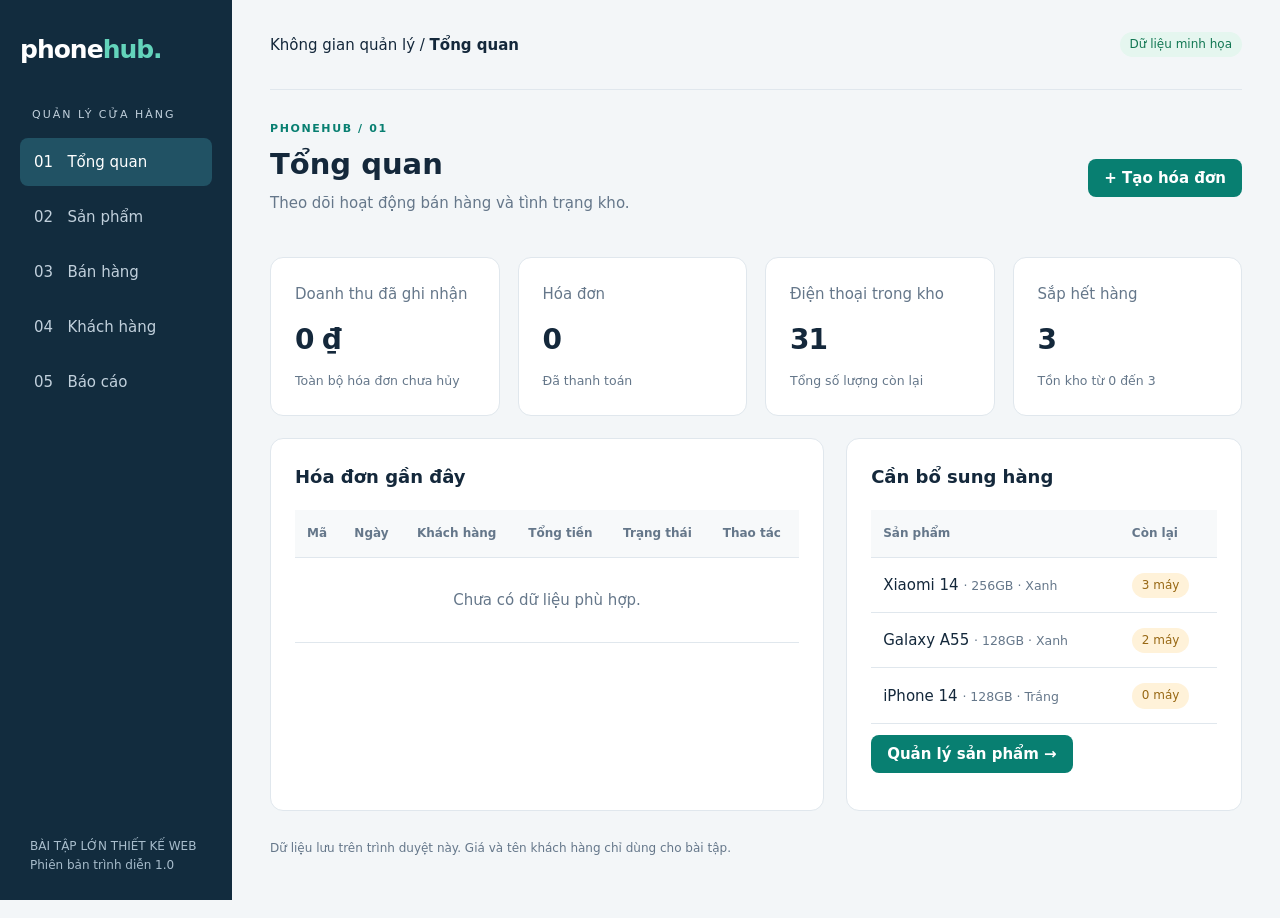
<file: index.html>
<!DOCTYPE html>
<html lang="vi">
<head>
    <meta charset="UTF-8">
    <meta name="viewport" content="width=device-width, initial-scale=1">
    <meta name="description" content="PhoneHub - giao diện quản lý cửa hàng điện thoại">

    <title>Tổng quan | PhoneHub</title>

    <link rel="stylesheet" href="style.css">

    <script defer src="core.js"></script>
    <script defer src="app.js"></script>
</head>

<body data-page="index">
    <aside>
        <a class="brand" href="index.html">
            phone<span>hub.</span>
        </a>

        <div class="aside-label">QUẢN LÝ CỬA HÀNG</div>

        
        <nav aria-label="Điều hướng chính">
            <a href="index.html" class="active" aria-current="page">
                01 &nbsp; Tổng quan
            </a>

            <a href="products.html">02 &nbsp; Sản phẩm</a>
            <a href="sales.html">03 &nbsp; Bán hàng</a>
            <a href="customers.html">04 &nbsp; Khách hàng</a>
            <a href="reports.html">05 &nbsp; Báo cáo</a>
        </nav>


        <div class="aside-foot">
            BÀI TẬP LỚN THIẾT KẾ WEB<br>
            Phiên bản trình diễn 1.0
        </div>
    </aside>

    <main>
        <header>
            <span>Không gian quản lý / <b>Tổng quan</b></span>
            <span class="pill">Dữ liệu minh họa</span>
        </header>

        <div class="heading">
            <div>
                <div class="eyebrow">PHONEHUB / 01</div>

                <h1>Tổng quan</h1>

                <p class="muted" id="subtitle"></p>
            </div>

            <div id="action"></div>
        </div>

        <section id="content" aria-label="Tổng quan"></section>

        <p class="section-note">
            Dữ liệu lưu trên trình duyệt này.
            Giá và tên khách hàng chỉ dùng cho bài tập.
        </p>
    </main>

    <dialog id="modal">
        <div class="dialog-title">
            <h2 id="modal-title"></h2>

            <button
                class="secondary"
                id="close-modal"
                aria-label="Đóng hộp thoại"
            >
                ✕
            </button>
        </div>

        <div id="modal-body"></div>
    </dialog>

    <div id="toast" role="status" aria-live="polite"></div>
</body>
</html>
</file>
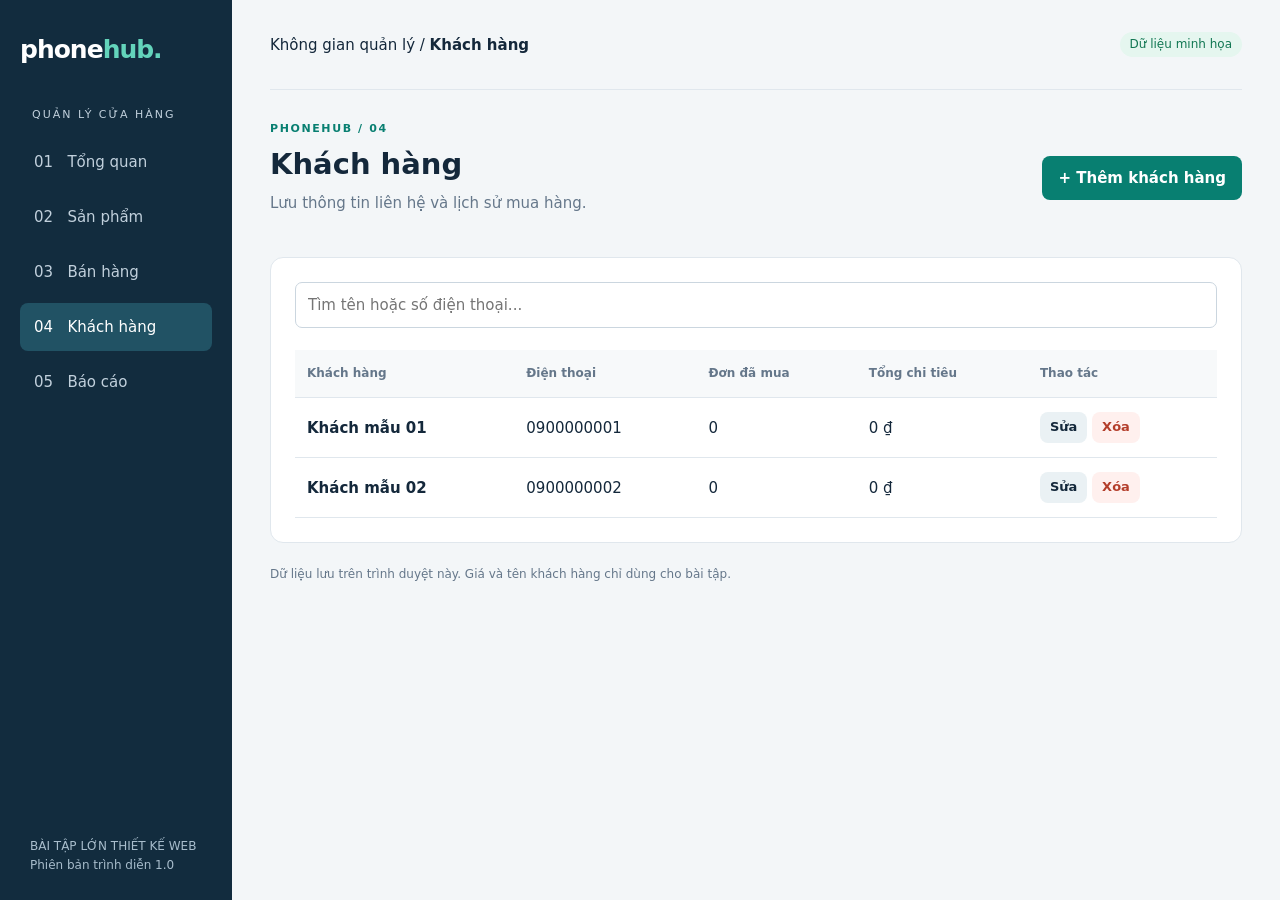
<file: customers.html>
<!DOCTYPE html>
<html lang="vi">
<head>
    <meta charset="UTF-8">
    <meta name="viewport" content="width=device-width, initial-scale=1">
    <meta name="description" content="PhoneHub - giao diện quản lý cửa hàng điện thoại">

    <title>Khách hàng | PhoneHub</title>

    <link rel="stylesheet" href="style.css">

    <script defer src="core.js"></script>
    <script defer src="app.js"></script>
</head>

<body data-page="customers">
    <aside>
        <a class="brand" href="index.html">
            phone<span>hub.</span>
        </a>

        <div class="aside-label">QUẢN LÝ CỬA HÀNG</div>

        <nav aria-label="Điều hướng chính">
            <a href="index.html">01 &nbsp; Tổng quan</a>
            <a href="products.html">02 &nbsp; Sản phẩm</a>
            <a href="sales.html">03 &nbsp; Bán hàng</a>

            <a href="customers.html" class="active" aria-current="page">
                04 &nbsp; Khách hàng
            </a>

            <a href="reports.html">05 &nbsp; Báo cáo</a>
        </nav>

        <div class="aside-foot">
            BÀI TẬP LỚN THIẾT KẾ WEB<br>
            Phiên bản trình diễn 1.0
        </div>
    </aside>

    <main>
        <header>
            <span>Không gian quản lý / <b>Khách hàng</b></span>
            <span class="pill">Dữ liệu minh họa</span>
        </header>

        <div class="heading">
            <div>
                <div class="eyebrow">PHONEHUB / 04</div>

                <h1>Khách hàng</h1>

                <p class="muted" id="subtitle"></p>
            </div>

            <div id="action"></div>
        </div>

        <section id="content" aria-label="Khách hàng"></section>

        <p class="section-note">
            Dữ liệu lưu trên trình duyệt này.
            Giá và tên khách hàng chỉ dùng cho bài tập.
        </p>
    </main>

    <dialog id="modal">
        <div class="dialog-title">
            <h2 id="modal-title"></h2>

            <button
                class="secondary"
                id="close-modal"
                aria-label="Đóng hộp thoại"
            >
                ✕
            </button>
        </div>

        <div id="modal-body"></div>
    </dialog>

    <div id="toast" role="status" aria-live="polite"></div>
</body>
</html>
</file>
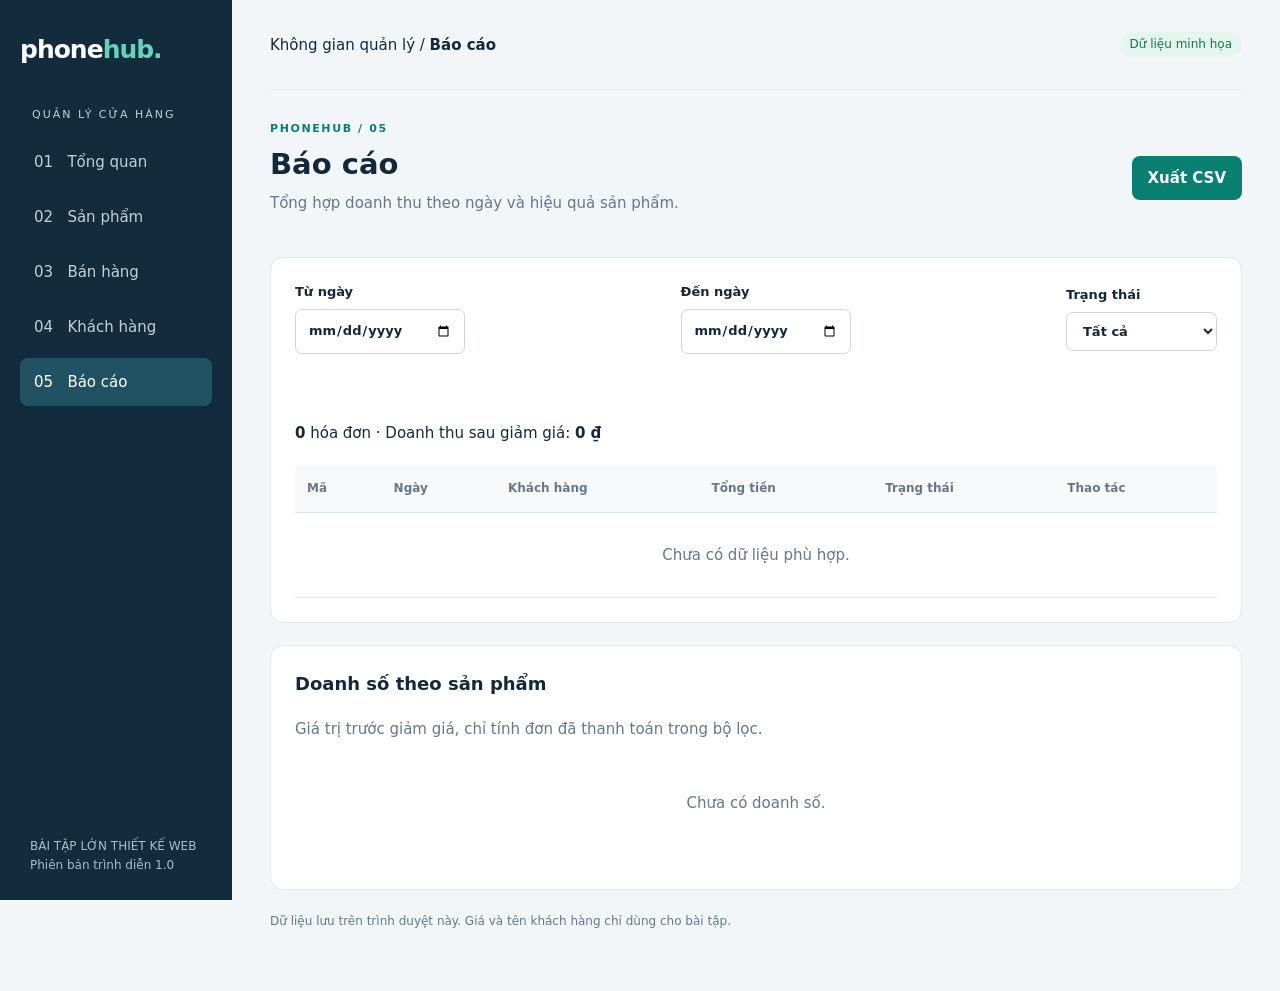
<file: reports.html>
<!DOCTYPE html>
<html lang="vi">
<head>
    <meta charset="UTF-8">
    <meta name="viewport" content="width=device-width, initial-scale=1">
    <meta name="description" content="PhoneHub - giao diện quản lý cửa hàng điện thoại">

    <title>Báo cáo | PhoneHub</title>

    <link rel="stylesheet" href="style.css">

    <script defer src="core.js"></script>
    <script defer src="app.js"></script>
</head>

<body data-page="reports">
    <aside>
        <a class="brand" href="index.html">
            phone<span>hub.</span>
        </a>

        <div class="aside-label">QUẢN LÝ CỬA HÀNG</div>

        <nav aria-label="Điều hướng chính">
            <a href="index.html">01 &nbsp; Tổng quan</a>
            <a href="products.html">02 &nbsp; Sản phẩm</a>
            <a href="sales.html">03 &nbsp; Bán hàng</a>
            <a href="customers.html">04 &nbsp; Khách hàng</a>

            <a href="reports.html" class="active" aria-current="page">
                05 &nbsp; Báo cáo
            </a>
        </nav>

        <div class="aside-foot">
            BÀI TẬP LỚN THIẾT KẾ WEB<br>
            Phiên bản trình diễn 1.0
        </div>
    </aside>

    <main>
        <header>
            <span>Không gian quản lý / <b>Báo cáo</b></span>
            <span class="pill">Dữ liệu minh họa</span>
        </header>

        <div class="heading">
            <div>
                <div class="eyebrow">PHONEHUB / 05</div>

                <h1>Báo cáo</h1>

                <p class="muted" id="subtitle"></p>
            </div>

            <div id="action"></div>
        </div>

        <section id="content" aria-label="Báo cáo"></section>

        <p class="section-note">
            Dữ liệu lưu trên trình duyệt này.
            Giá và tên khách hàng chỉ dùng cho bài tập.
        </p>
    </main>

    <dialog id="modal">
        <div class="dialog-title">
            <h2 id="modal-title"></h2>

            <button
                class="secondary"
                id="close-modal"
                aria-label="Đóng hộp thoại"
            >
                ✕
            </button>
        </div>

        <div id="modal-body"></div>
    </dialog>

    <div id="toast" role="status" aria-live="polite"></div>
</body>
</html>
</file>
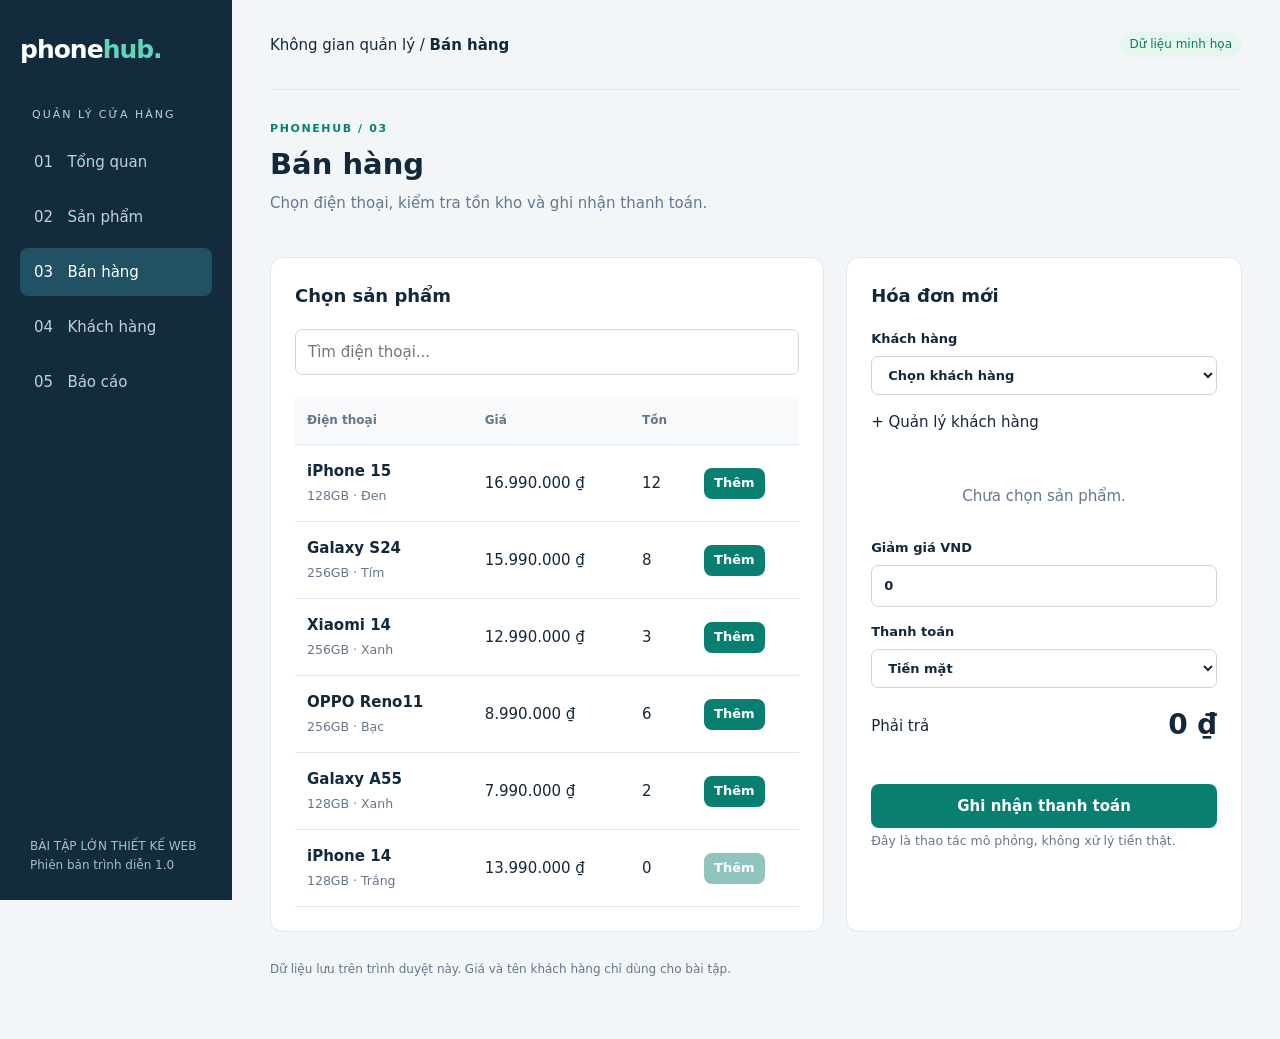
<file: sales.html>
<!DOCTYPE html>
<html lang="vi">
<head>
    <meta charset="UTF-8">
    <meta name="viewport" content="width=device-width, initial-scale=1">
    <meta name="description" content="PhoneHub - giao diện quản lý cửa hàng điện thoại">

    <title>Bán hàng | PhoneHub</title>

    <link rel="stylesheet" href="style.css">

    <script defer src="core.js"></script>
    <script defer src="app.js"></script>
</head>

<body data-page="sales">
    <aside>
        <a class="brand" href="index.html">
            phone<span>hub.</span>
        </a>

        <div class="aside-label">QUẢN LÝ CỬA HÀNG</div>

        <nav aria-label="Điều hướng chính">
            <a href="index.html">01 &nbsp; Tổng quan</a>
            <a href="products.html">02 &nbsp; Sản phẩm</a>

            <a href="sales.html" class="active" aria-current="page">
                03 &nbsp; Bán hàng
            </a>

            <a href="customers.html">04 &nbsp; Khách hàng</a>
            <a href="reports.html">05 &nbsp; Báo cáo</a>
        </nav>

        <div class="aside-foot">
            BÀI TẬP LỚN THIẾT KẾ WEB<br>
            Phiên bản trình diễn 1.0
        </div>
    </aside>

    <main>
        <header>
            <span>Không gian quản lý / <b>Bán hàng</b></span>
            <span class="pill">Dữ liệu minh họa</span>
        </header>

        <div class="heading">
            <div>
                <div class="eyebrow">PHONEHUB / 03</div>

                <h1>Bán hàng</h1>

                <p class="muted" id="subtitle"></p>
            </div>

            <div id="action"></div>
        </div>

        <section id="content" aria-label="Bán hàng"></section>

        <p class="section-note">
            Dữ liệu lưu trên trình duyệt này.
            Giá và tên khách hàng chỉ dùng cho bài tập.
        </p>
    </main>

    <dialog id="modal">
        <div class="dialog-title">
            <h2 id="modal-title"></h2>

            <button
                class="secondary"
                id="close-modal"
                aria-label="Đóng hộp thoại"
            >
                ✕
            </button>
        </div>

        <div id="modal-body"></div>
    </dialog>

    <div id="toast" role="status" aria-live="polite"></div>
</body>
</html>
</file>
<file: style.css>
:root {
    --ink: #14283b;
    --muted: #65778a;
    --green: #087f71;
    --bg: #f3f6f8;
    --line: #e0e7ed;
}

* {
    box-sizing: border-box;
}

body {
    margin: 0;
    font: 15px/1.6 system-ui, sans-serif;
    color: var(--ink);
    background: var(--bg);
}

a {
    color: inherit;
    text-decoration: none;
}

button,
input,
select {
    font: inherit;
}

button,
.button {
    cursor: pointer;
    border: 0;
    border-radius: 8px;
    padding: 10px 16px;
    background: var(--green);
    color: white;
    font-weight: 650;
}

button:hover,
.button:hover {
    filter: brightness(0.92);
}

button:disabled {
    opacity: 0.45;
    cursor: not-allowed;
}

button.secondary {
    background: #eaf1f4;
    color: var(--ink);
}

button.danger {
    background: #fff0ee;
    color: #b43e2b;
}

button.small {
    padding: 5px 10px;
    font-size: 13px;
}

a:focus-visible,
button:focus-visible,
input:focus-visible,
select:focus-visible {
    outline: 3px solid #e9aa32;
    outline-offset: 3px;
}

aside {
    position: fixed;
    inset: 0 auto 0 0;
    width: 232px;
    background: #122c3e;
    color: #c1d0dc;
    padding: 30px 20px;
}

.brand {
    color: #fff;
    font-size: 25px;
    font-weight: 800;
    letter-spacing: -1px;
}

.brand span {
    color: #63d4bb;
}

.aside-label {
    font-size: 11px;
    letter-spacing: 2px;
    margin: 36px 12px 14px;
}

nav a {
    display: block;
    padding: 12px 14px;
    margin: 7px 0;
    border-radius: 8px;
}

nav a.active {
    background: #215264;
    color: #fff;
}

nav a:hover {
    background: #203f52;
}

.aside-foot {
    position: absolute;
    bottom: 25px;
    font-size: 12px;
    left: 30px;
    color: #a8bdcc;
}

main {
    margin-left: 232px;
    padding: 0 38px 40px;
    max-width: 1700px;
}

header {
    height: 90px;
    border-bottom: 1px solid var(--line);
    display: flex;
    align-items: center;
    justify-content: space-between;
    margin-bottom: 30px;
}

.eyebrow {
    font-size: 11px;
    letter-spacing: 1.6px;
    text-transform: uppercase;
    color: var(--green);
    font-weight: 750;
}

h1 {
    font-size: 29px;
    line-height: 1.3;
    margin: 8px 0;
}

h2 {
    font-size: 18px;
    margin: 0 0 18px;
}

p {
    margin: 6px 0 20px;
}

.muted,
small {
    color: var(--muted);
}

.heading,
.toolbar {
    display: flex;
    align-items: center;
    justify-content: space-between;
    gap: 16px;
    margin-bottom: 22px;
}

.toolbar {
    flex-wrap: wrap;
}

.toolbar input {
    flex: 1;
    min-width: 170px;
}

.grid {
    display: grid;
    grid-template-columns: repeat(4, 1fr);
    gap: 18px;
}

.split {
    display: grid;
    grid-template-columns: 1.4fr 1fr;
    gap: 22px;
}

.card {
    background: white;
    border: 1px solid var(--line);
    border-radius: 13px;
    padding: 24px;
    margin-bottom: 22px;
}

.stat strong {
    display: block;
    font-size: 28px;
    margin-top: 12px;
    letter-spacing: -1px;
}

.stat small {
    display: block;
    margin-top: 8px;
}

.table-wrap {
    overflow: auto;
}

table {
    width: 100%;
    border-collapse: collapse;
    text-align: left;
    white-space: nowrap;
}

th {
    font-size: 12px;
    color: var(--muted);
    font-weight: 650;
    background: #f7f9fa;
}

td,
th {
    padding: 14px 12px;
    border-bottom: 1px solid var(--line);
}

td strong {
    display: block;
}

.pill {
    display: inline-block;
    font-size: 12px;
    padding: 3px 10px;
    border-radius: 20px;
    background: #e5f6ef;
    color: #127753;
}

.pill.warn {
    background: #fff2d9;
    color: #986814;
}

.pill.off {
    background: #f2e8e6;
    color: #a14535;
}

input,
select {
    border: 1px solid #cbd6df;
    border-radius: 7px;
    background: white;
    padding: 10px 12px;
    max-width: 100%;
    color: var(--ink);
}

label {
    display: block;
    font-size: 13px;
    font-weight: 650;
    margin-bottom: 15px;
}

label input,
label select {
    display: block;
    width: 100%;
    margin-top: 6px;
}

.fields {
    display: grid;
    grid-template-columns: 1fr 1fr;
    gap: 0 18px;
}

.empty {
    text-align: center;
    padding: 30px;
    color: var(--muted);
}

.phone {
    width: 34px;
    height: 46px;
    vertical-align: middle;
    margin-right: 12px;
}

.product-name {
    display: flex;
    align-items: center;
}

.notice {
    padding: 12px 16px;
    background: #e9f4f1;
    border-radius: 8px;
    margin-bottom: 20px;
    font-size: 13px;
}

.bars .bar {
    display: flex;
    align-items: center;
    gap: 12px;
    margin: 16px 0;
}

.bar span {
    width: 85px;
}

.bar i {
    height: 12px;
    background: #19a18b;
    border-radius: 10px;
    display: block;
}

.bar b {
    font-size: 12px;
}

.total {
    font-size: 28px;
    font-weight: 800;
}

.row {
    display: flex;
    justify-content: space-between;
    gap: 12px;
    align-items: center;
}

.cart-item {
    padding: 13px 0;
    border-bottom: 1px solid var(--line);
}

.cart-item input {
    width: 76px;
    padding: 5px;
}

.full {
    width: 100%;
    margin-top: 12px;
}

dialog {
    border: 0;
    border-radius: 14px;
    padding: 28px;
    width: min(620px, 92vw);
    max-height: 90vh;
    box-shadow: 0 20px 90px #0003;
}

dialog::backdrop {
    background: #122c3e88;
}

.dialog-title {
    display: flex;
    align-items: center;
    justify-content: space-between;
}

.error {
    color: #b43324;
    min-height: 24px;
}

#toast {
    position: fixed;
    bottom: 25px;
    right: 25px;
    background: #173e38;
    color: white;
    padding: 13px 22px;
    border-radius: 9px;
    z-index: 10;
}

#toast:empty {
    display: none;
}

.receipt {
    white-space: normal;
}

.receipt p {
    margin: 8px 0;
}

.section-note {
    font-size: 12px;
    color: var(--muted);
}

@media (max-width: 1100px) {
    .grid {
        grid-template-columns: repeat(2, 1fr);
    }

    .split {
        grid-template-columns: 1fr;
    }

    main {
        padding: 0 22px 30px;
    }
}

@media (max-width: 720px) {
    aside {
        position: static;
        width: 100%;
        padding: 15px;
    }

    .brand {
        font-size: 22px;
    }

    .aside-label,
    .aside-foot {
        display: none;
    }

    nav {
        display: flex;
        overflow: auto;
        gap: 8px;
    }

    nav a {
        white-space: nowrap;
        padding: 8px;
        font-size: 13px;
    }

    main {
        margin-left: 0;
        padding: 0 14px 25px;
    }

    header {
        height: 66px;
        margin-bottom: 20px;
    }

    .heading {
        align-items: flex-start;
    }

    h1 {
        font-size: 23px;
    }

    .card {
        padding: 16px;
    }

    .grid {
        gap: 10px;
    }

    .stat strong {
        font-size: 22px;
    }

    .fields {
        grid-template-columns: 1fr;
    }

    .toolbar {
        gap: 8px;
    }
}

@media print {
    body {
        background: white;
    }

    body > *:not(dialog) {
        display: none !important;
    }

    dialog {
        position: static;
        display: block !important;
        width: 100%;
        max-height: none;
        box-shadow: none;
    }

    dialog:not([open]) {
        display: none !important;
    }

    dialog button {
        display: none !important;
    }
}
</file>
